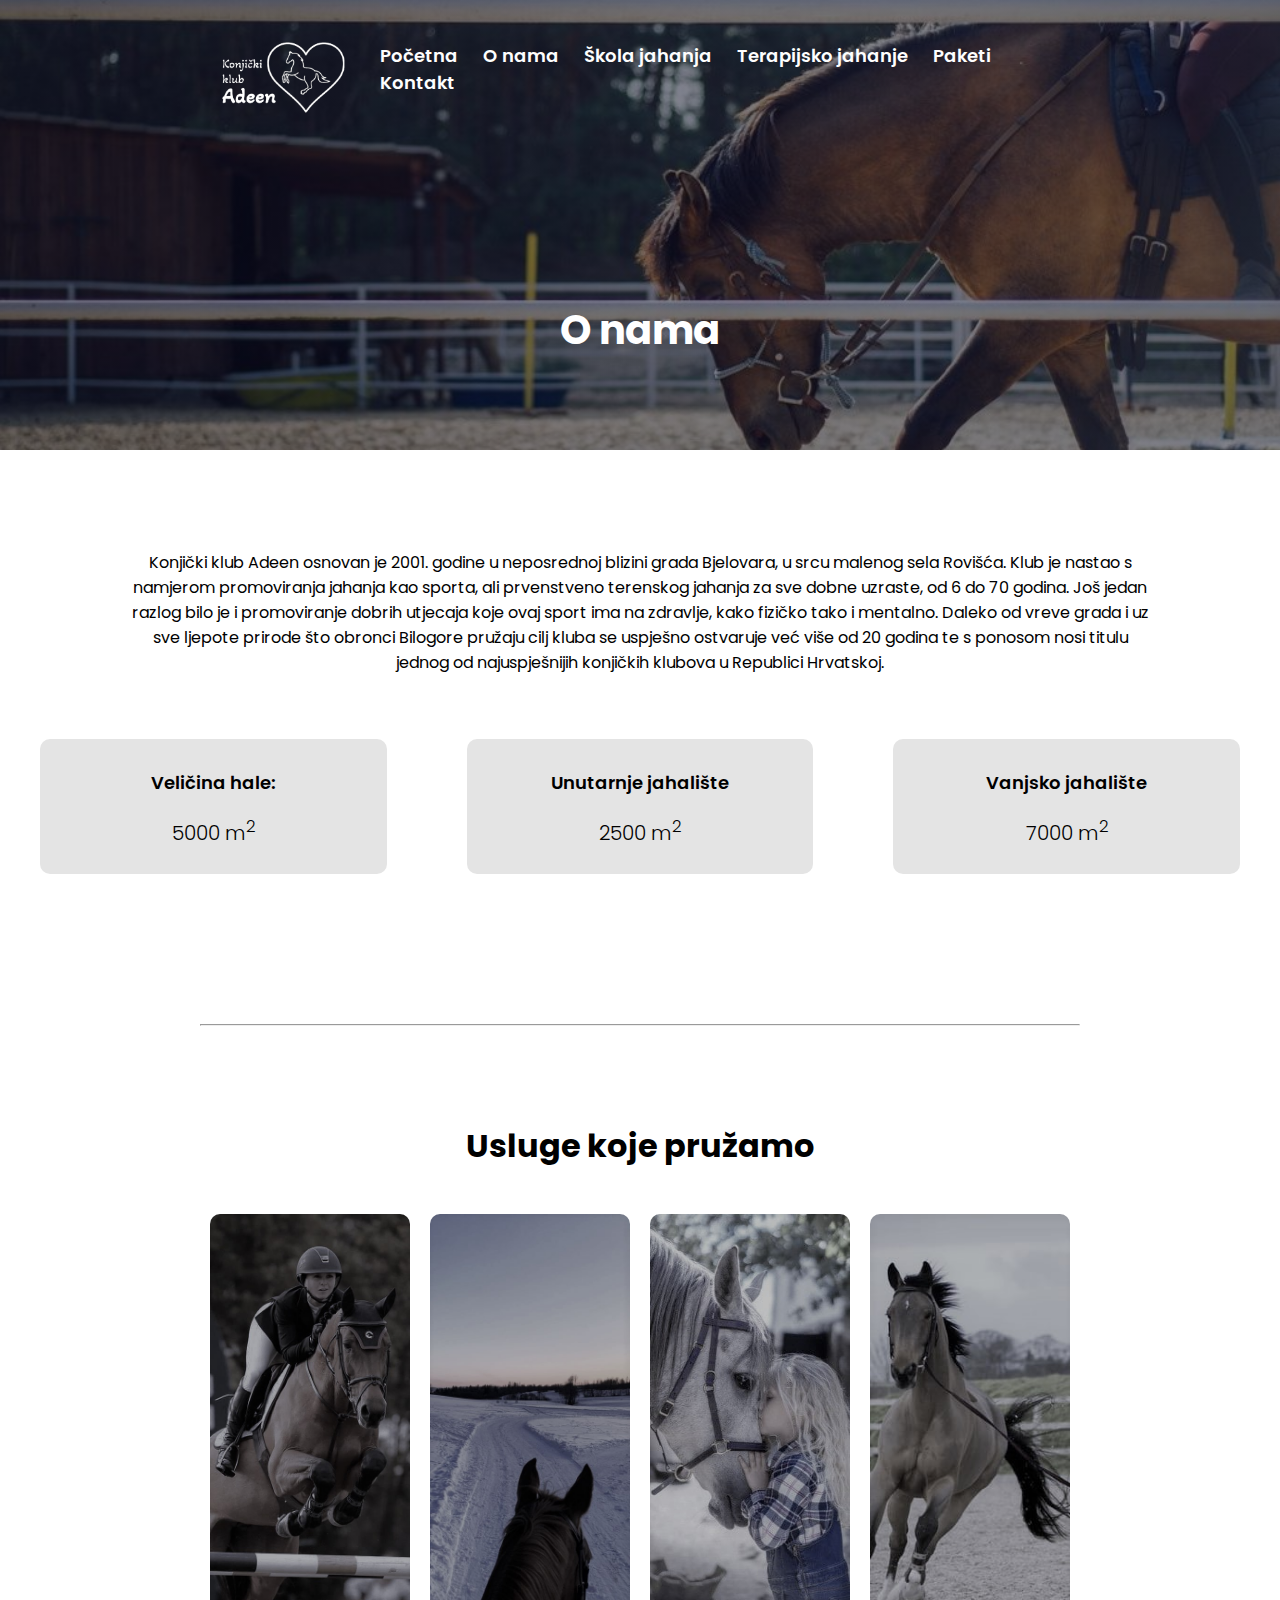
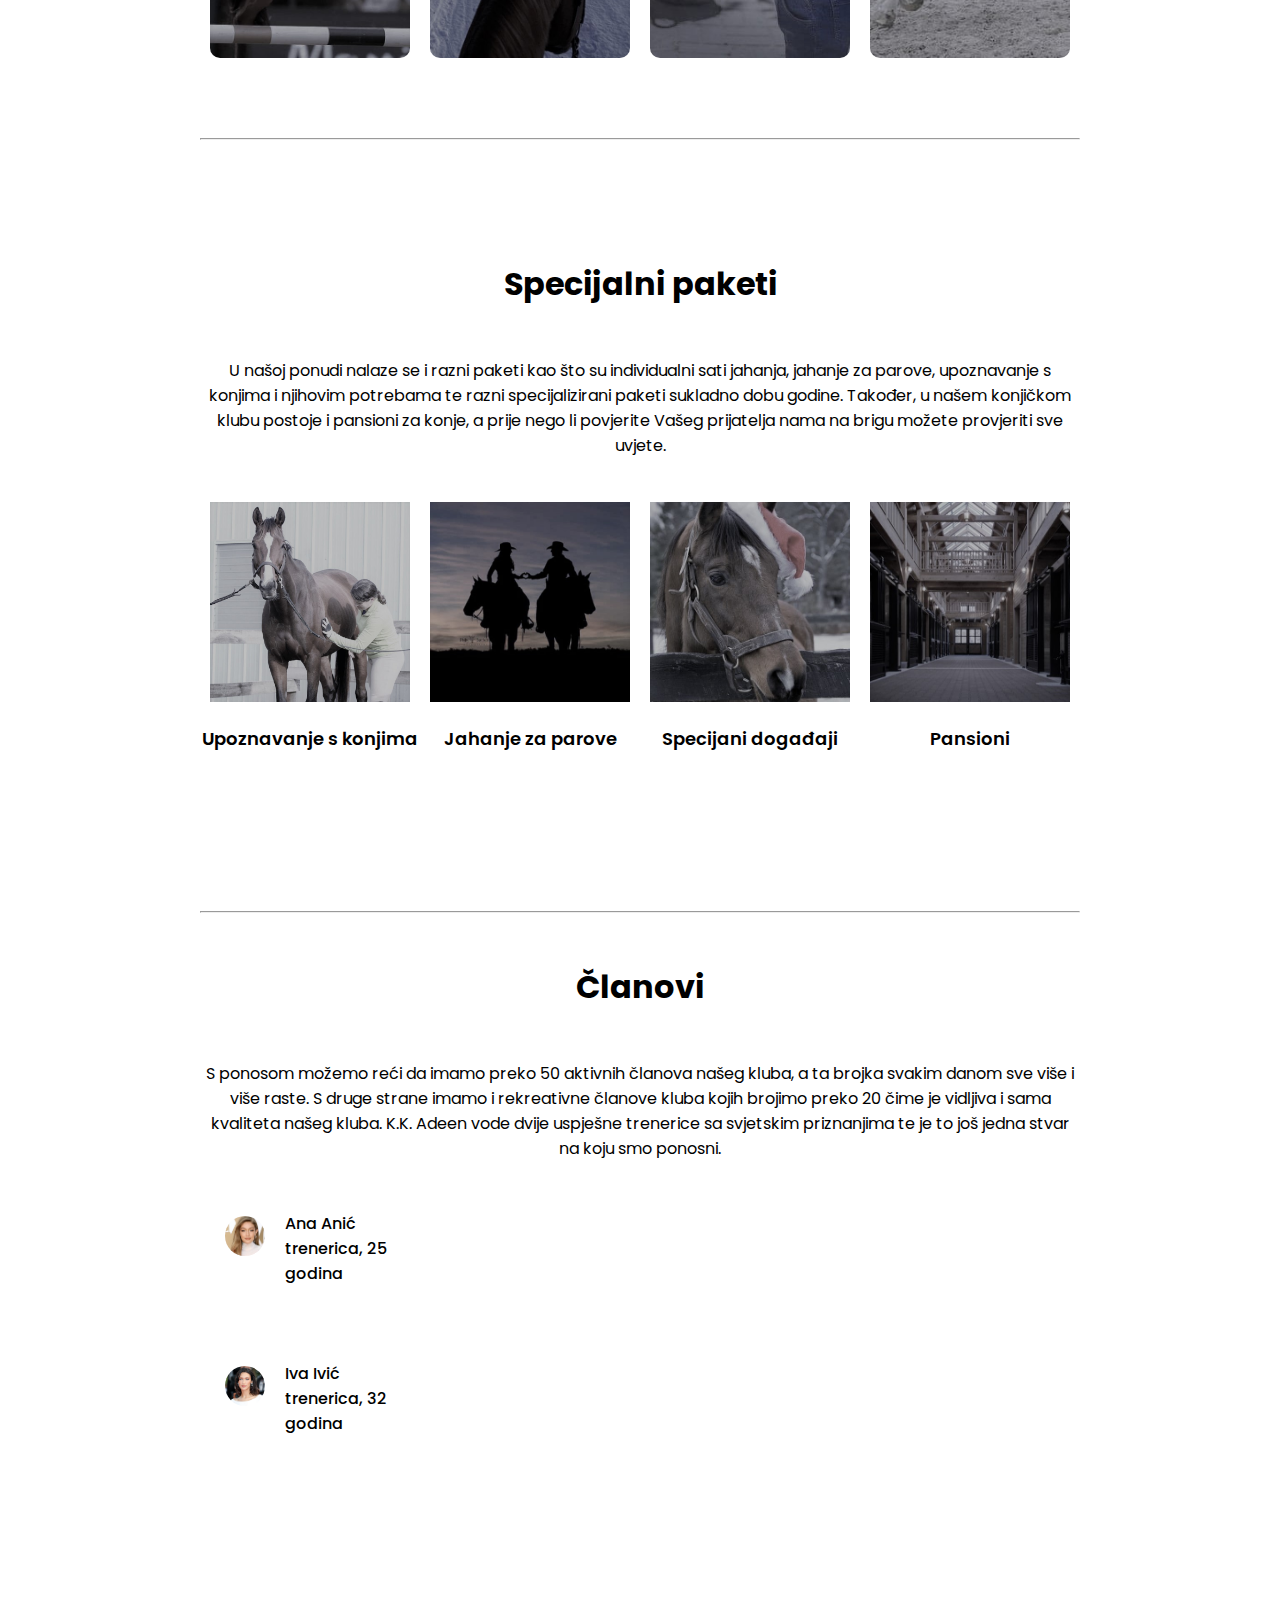
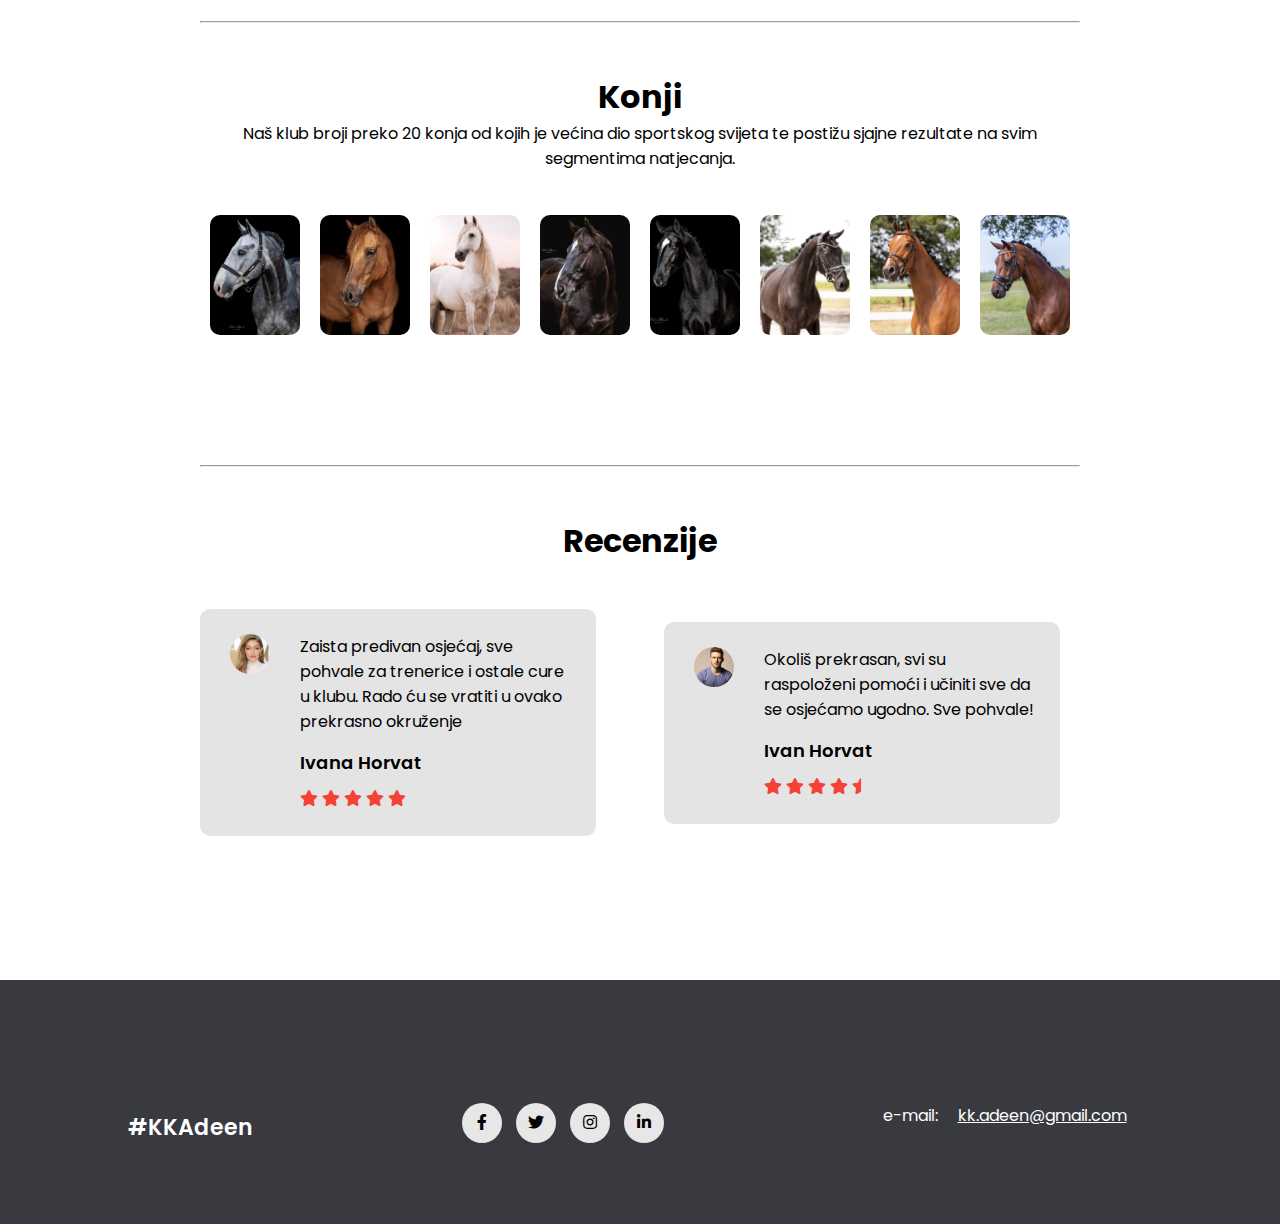
<file: aboutUs.html>
<!DOCTYPE html>
<html>
    <head>
        <title>Konjički klub Adeen</title>
        <meta charset="utf-8">
        <link rel="stylesheet" href="styles/style.css">
        <link rel="stylesheet" href="https://cdnjs.cloudflare.com/ajax/libs/font-awesome/5.14.0/css/all.min.css">
        <link rel="preconnect" href="https://fonts.googleapis.com">
        <link rel="preconnect" href="https://fonts.gstatic.com" crossorigin>
        <link href="https://fonts.googleapis.com/css2?family=Poppins:wght@100;200;300;400;600;700&display=swap" rel="stylesheet">
    </head>

    <body>
        <header class="sub-header">
            
            <section >
                <h1 class="title">O nama</h1>
            </section>
        </header>
        
        <nav >
            <a href="index.html" class="brand"><img src="images/adeen kk.png" class="picture"></a>
            <div class="menu-btn"></div>
            <div class="navigation">
                <div class="navigation-items">
                    <a href="index.html">Početna</a>
                    <a href="aboutUs.html">O nama</a>
                    <a href="skola.html">Škola jahanja</a>
                    <a href="terapijsko.html">Terapijsko jahanje</a>
                    <a href="paketi.html">Paketi</a>
                    <a href="kontakt.html">Kontakt</a>
                </div>
            </div>
       
        </nav>

        <main>
            <div class="intro">
                Konjički klub Adeen osnovan je 2001. godine u neposrednoj blizini grada Bjelovara, u srcu malenog sela Rovišća. 
                Klub je nastao s namjerom promoviranja jahanja kao sporta, ali prvenstveno terenskog jahanja za sve dobne uzraste, od 6 do 70 godina.
                Još jedan razlog bilo je i promoviranje dobrih utjecaja koje ovaj sport ima na zdravlje, kako fizičko tako i mentalno. 
                Daleko od vreve grada i uz sve ljepote prirode što obronci Bilogore pružaju cilj kluba se uspješno ostvaruje već više od 20 godina te s ponosom nosi titulu jednog 
                od najuspješnijih konjičkih klubova u Republici Hrvatskoj. 
            </div>

            
            <div class="row">
                <div class="content-col">
                    <h2>Veličina hale:</h2>
                    <p>5000 m<sup>2</sup></p>
                </div>
    
                <div class="content-col">
                    <h2>Unutarnje jahalište</h2>
                    <p>2500 m<sup>2</sup></p>
                </div>
    
                <div class="content-col">
                    <h2>Vanjsko jahalište</h2>
                    <p>7000 m<sup>2</sup></p>
                </div>
            </div>
      

            <section class="services">
                <hr>
                <h1><br><br>Usluge koje pružamo</h1>
                
                <div class="row">
                    <div class="services-col">
                        <img src="images/skolaa.jpeg">
                        <div class="layer">
                            <h3>ŠKOLA JAHANJA</h3>
                        </div>
                    </div>
        
                    <div class="services-col">
                        <img src="images/terenskoo (1).jpeg">
                        <div class="layer">
                            <h3>TERENSKA JAHANJA</h3>
                        </div>
                    </div>
        
                    <div class="services-col">
                        <img src="images/terapijskoo.jpeg">
                        <div class="layer">
                            <h3>TERAPIJSKO JAHANJE</h3>
                        </div>
                    </div>

                    <div class="services-col">
                        <img src="images/ujahivanje.jpeg">
                        <div class="layer">
                            <h3>UJAHIVANJE KONJA</h3>
                        </div>
                    </div>
                </div>
                <br><br><hr>
            </section>

            <section class="offers">
                <h1>Specijalni paketi</h1>
                <p><br><br>U našoj ponudi nalaze se i razni paketi kao što su 
                    individualni sati jahanja, jahanje za parove, 
                    upoznavanje s konjima i njihovim potrebama te razni 
                    specijalizirani paketi sukladno dobu godine.
                    Također, u našem konjičkom klubu postoje i pansioni za
                    konje, a prije nego li povjerite Vašeg prijatelja nama na brigu
                    možete provjeriti sve uvjete.
                </p>

                <div class="row">
                    <div class="offers-col">
                        <img src="images/grooming.jpeg">
                        <h2>Upoznavanje s konjima</h2>                       
                    </div>
            
                    <div class="offers-col">
                        <img src="images/couple.jpeg">
                        <h2>Jahanje za parove</h2>                       
                    </div>
            
                    <div class="offers-col">
                        <img src="images/event.jpeg">
                        <h2>Specijani događaji</h2>                       
                    </div>

                    <div class="offers-col">
                        <img src="images/stables (1).jpeg">
                        <h2>Pansioni</h2>
                    </div>
                </div>

            </section>

            <section class="members">
                <hr><br><br>
                <h1>Članovi</h1>
                <div>
                    <br><br>S ponosom možemo reći da imamo preko 50 aktivnih članova našeg
                    kluba, a ta brojka svakim danom sve više i više raste.
                    S druge strane imamo i rekreativne članove kluba kojih brojimo preko 20
                    čime je vidljiva i sama kvaliteta našeg kluba. K.K. Adeen vode dvije uspješne 
                    trenerice sa svjetskim priznanjima te je to još jedna stvar na koju smo ponosni.
                </div>

                <div class="trainer1">
                    <img src="images/women.jpg">
                    <p>Ana Anić <br> trenerica, 25 godina</p>
                </div>

                <div class="trainer1">
                    <img src="images/women2.jpg">
                    <p>Iva Ivić <br> trenerica, 32 godina</p>
                </div>
            </section>

<!-----horses----->
            <section class="horses">
                <hr><br><br>
                <h1>Konji</h1>
                <p>
                    Naš klub broji preko 20 konja od kojih je većina dio
                    sportskog svijeta te postižu sjajne rezultate na svim 
                    segmentima natjecanja.
                </p>

                <div class="row">
                    <div class="horses-col">
                        <img src="images/konj1.jpeg">
                        <div class="layer">
                            <p>PIA ENWARA<br>13 godina</p>
                        </div>
                    </div>
                    <div class="horses-col">
                        <img src="images/konj2.jpeg">
                        <div class="layer">
                            <p>REGI<br>10 godina</p>
                        </div>
                    </div>
                    <div class="horses-col">
                        <img src="images/konj3.jpeg">
                        <div class="layer">
                            <p>POLI<br>8 godina</p>
                        </div>
                    </div>
                    <div class="horses-col">
                        <img src="images/konj4.jpeg">
                        <div class="layer">
                            <p>ADARA<br>5 godina</p>
                        </div>
                    </div>

                    <div class="horses-col">
                        <img src="images/konj5.jpeg">
                        <div class="layer">
                            <p>ARES<br>15 godina</p>
                        </div>
                    </div>
                    <div class="horses-col">
                        <img src="images/konj6.jpeg">
                        <div class="layer">
                            <p>DADO<br>18 godina</p>
                        </div>
                    </div>
                    <div class="horses-col">
                        <img src="images/konj7.jpeg">
                        <div class="layer">
                            <p>ABBAS<br>10 godina</p>
                        </div>
                    </div>
                    <div class="horses-col">
                        <img src="images/konj8.jpeg">
                        <div class="layer">
                            <p>VEZIR<br>4 godine</p>
                        </div>
                    </div>
                </div>
                
            </section>


            <section class="testimonials">
                <hr><br><br>
                <h1>Recenzije</h1>

                <div class="row">
                    <div class="testimonial-col">
                        <img src="images/women.jpg">
                        <div>
                            <p>Zaista predivan osjećaj, sve pohvale za trenerice i ostale cure u klubu.
                            Rado ću se vratiti u ovako prekrasno okruženje
                        </p>
                        
                        <h2>Ivana Horvat</h2>
                        <i class="fa fa-star"></i>
                        <i class="fa fa-star"></i>
                        <i class="fa fa-star"></i>
                        <i class="fa fa-star"></i>
                        <i class="fa fa-star"></i>
                        </div>
                    </div>
            
                    <div class="testimonial-col">
                        <img src="images/male.jpg">
                        <div>
                            <p>Okoliš prekrasan, svi su 
                                raspoloženi pomoći i učiniti 
                                sve da se osjećamo ugodno. 
                                Sve pohvale!
                            </p>
                        
                        <h2>Ivan Horvat</h2>
                        <i class="fa fa-star"></i>
                        <i class="fa fa-star"></i>
                        <i class="fa fa-star"></i>
                        <i class="fa fa-star"></i>
                        <i class="fa fa-star-half"></i>
                        </div>
                    </div>       
                </div>
            </section>

            

        </main>
        



        <footer>
            <div class="container">
                <div class="row">
                    
                        <h2>#KKAdeen</h2>
                        <div class="social-links">
                            <a href="#"><i class="fab fa-facebook-f"></i></a>
                            <a href="#"><i class="fab fa-twitter"></i></a>
                            <a href="#"><i class="fab fa-instagram"></i></a>
                            <a href="#"><i class="fab fa-linkedin-in"></i></a>
                        </div>

                        <div class="social-links2">
                            <p>e-mail: <a href="#">kk.adeen@gmail.com</a></p>
                        </div>
                            
                </div>
            </div>
        </footer>
    </body>

</html>
</file>
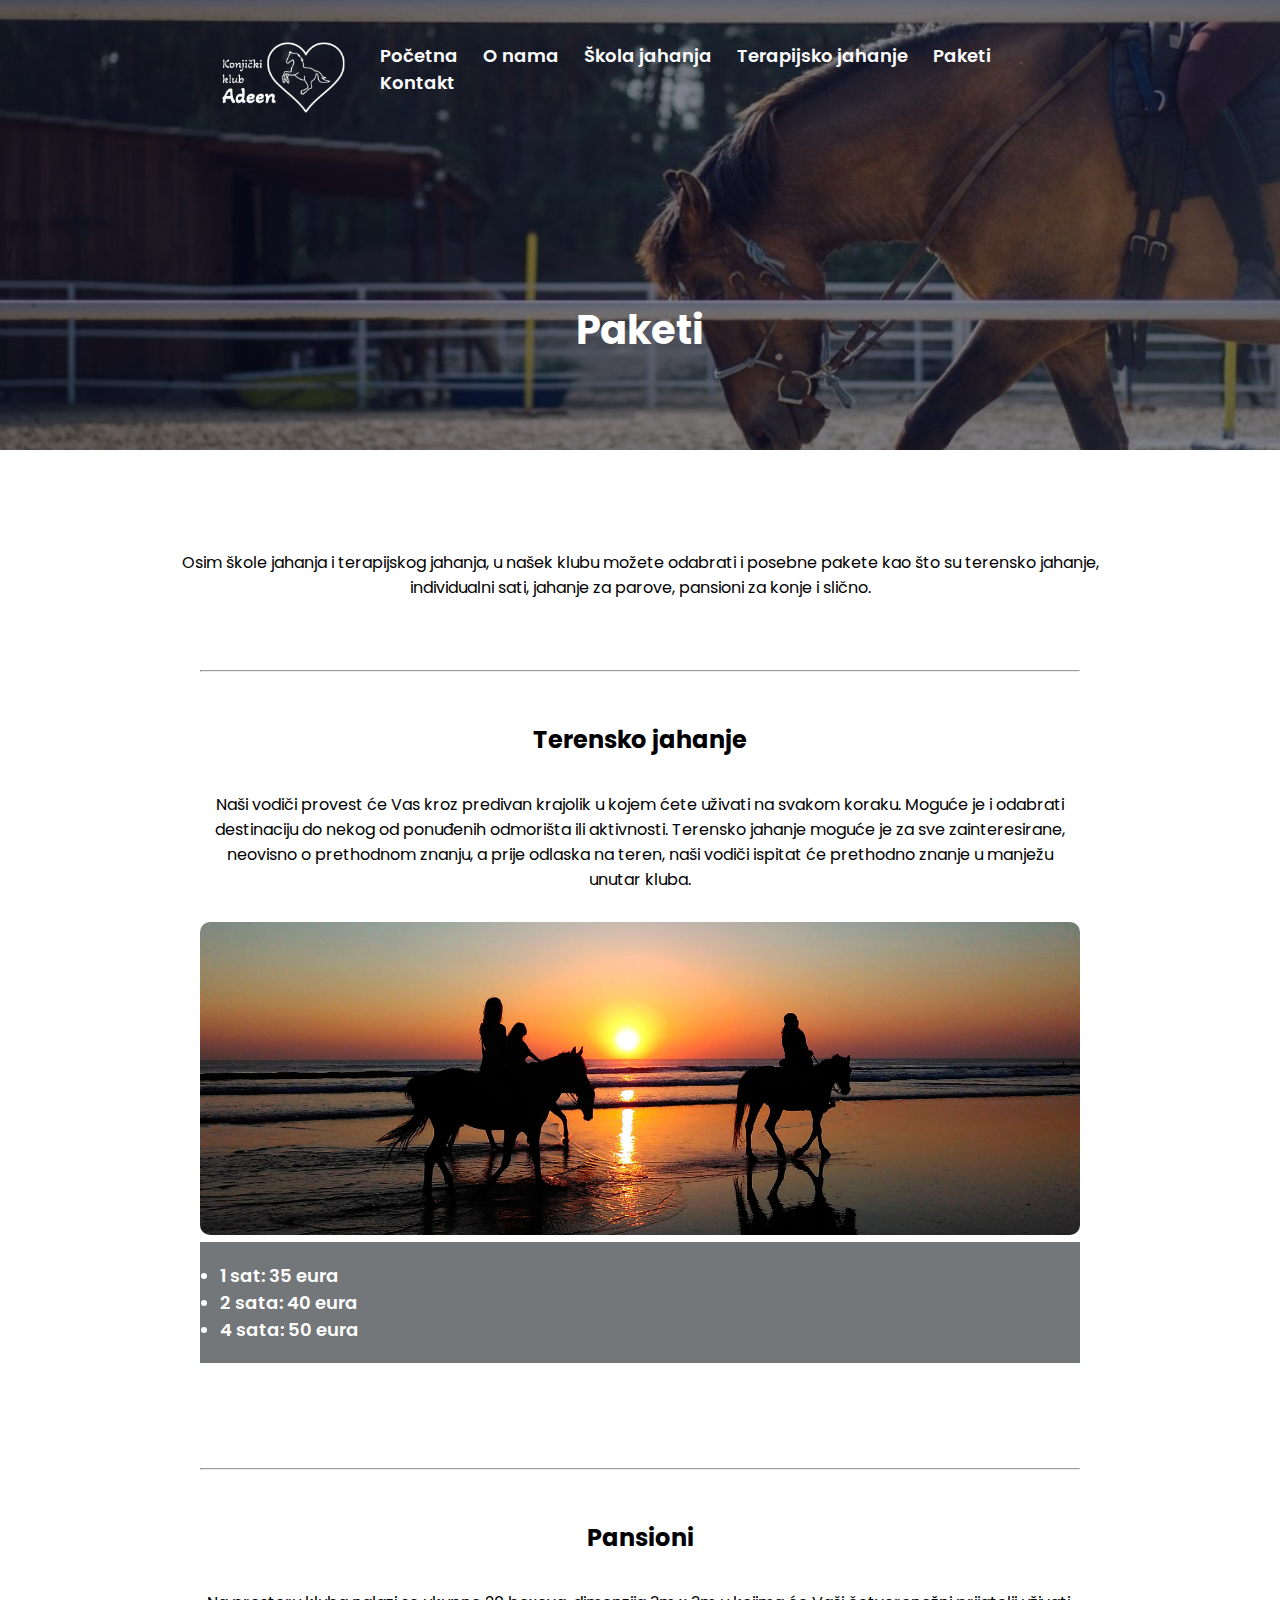
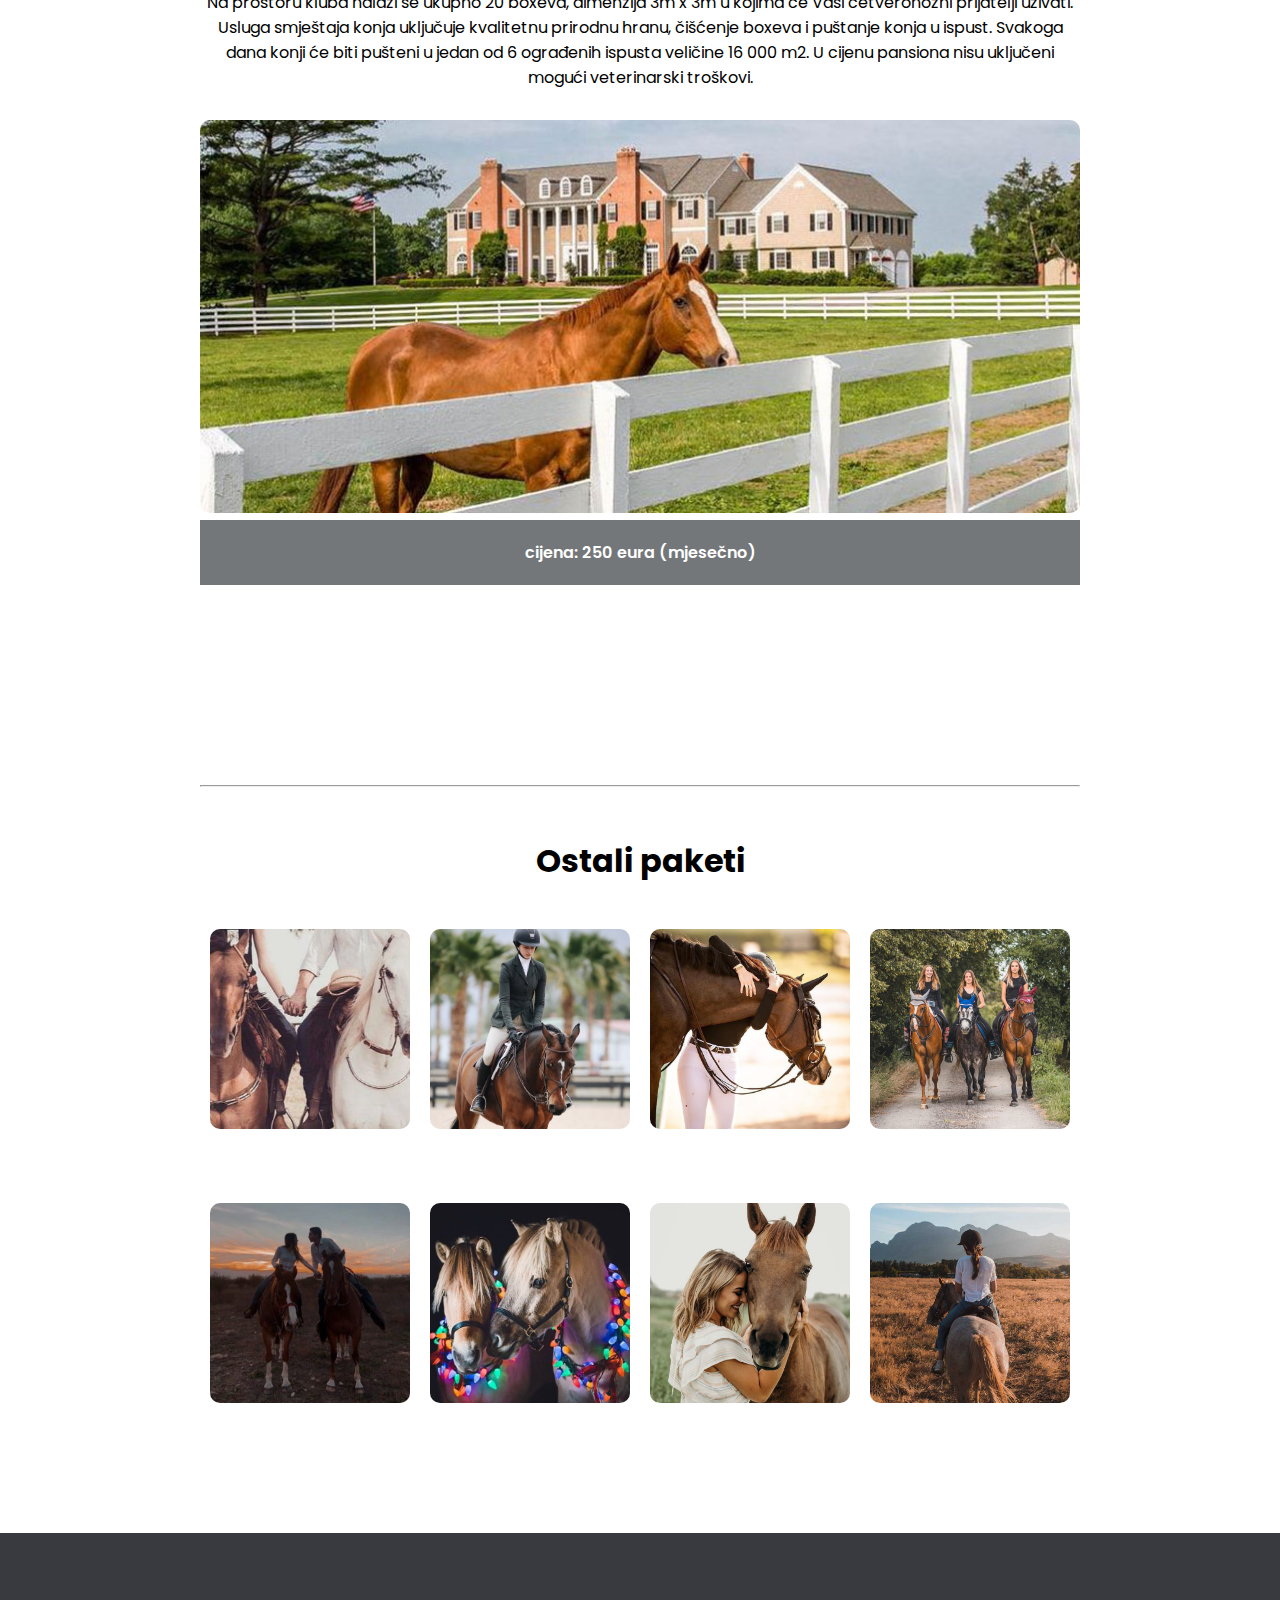
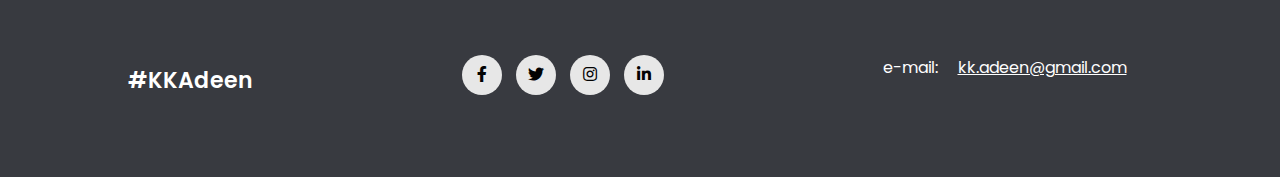
<file: paketi.html>
<!DOCTYPE html>
<html lang="en" dir="ltr">
    <head>
        <title>Konjički klub Adeen</title>
        <meta charset="utf-8">
        <link rel="stylesheet" href="styles/style.css">
        <link rel="stylesheet" href="https://cdnjs.cloudflare.com/ajax/libs/font-awesome/5.14.0/css/all.min.css">
        <link rel="preconnect" href="https://fonts.googleapis.com">
        <link rel="preconnect" href="https://fonts.gstatic.com" crossorigin>
        <link href="https://fonts.googleapis.com/css2?family=Poppins:wght@100;200;300;400;600;700;800;900&display=swap" rel="stylesheet">
    </head>

    <body>
        <header class="sub-header">
            
            <section >
                <h1 class="title">Paketi</h1>
            </section>
        </header>

        <nav>
            <a href="index.html" class="brand"><img src="images/adeen kk.png " class="picture"></a>
        <div class="menu-btn"></div>
        <div class="navigation">
            <div class="navigation-items">
                <a href="index.html">Početna</a>
                <a href="aboutUs.html">O nama</a>
                <a href="skola.html">Škola jahanja</a>
                <a href="terapijsko.html">Terapijsko jahanje</a>
                <a href="paketi.html">Paketi</a>
                <a href="kontakt.html">Kontakt</a>
            </div>
        </div>
    </nav>

    <main>
        <div class="packages-intro">
            Osim škole jahanja i terapijskog jahanja, u našek klubu možete 
            odabrati i posebne pakete kao što su terensko jahanje, 
            individualni sati, jahanje za parove, pansioni za konje i slično.
        </div>

        <section class="terensko">
            <hr><br><br>
            <h2>Terensko jahanje<br><br></h2>
            <p>Naši vodiči provest će Vas kroz predivan krajolik u kojem 
                ćete uživati na svakom koraku. Moguće je i odabrati 
                destinaciju do nekog od ponuđenih odmorišta ili aktivnosti.
                Terensko jahanje moguće je za sve zainteresirane, neovisno
                o prethodnom znanju, a prije odlaska na teren, naši vodiči
                ispitat će prethodno znanje u manježu unutar kluba.
            </p>
            
            <img src="images/ridingg.jpg">
            <ul>     
                <li>1 sat: 35 eura</li>     
                <li>2 sata: 40 eura</li>     
                <li>4 sata: 50 eura</li> 
            </ul>

        </section>

        <section class="pansion">
            <hr><br><br>
            <h2>Pansioni<br><br></h2>

            <p>
                Na prostoru kluba nalazi se ukupno 20 boxeva, dimenzija 
                3m x 3m u kojima će Vaši četveronožni prijatelji uživati. 
                Usluga smještaja konja uključuje kvalitetnu prirodnu hranu,
                 čišćenje boxeva i puštanje konja u ispust.
                Svakoga dana konji će biti pušteni u jedan od 6 ograđenih 
                ispusta veličine 16 000 m2. U cijenu pansiona nisu
                uključeni mogući veterinarski troškovi.
            </p>

            <img src="images/pansion-slika.jpg">
            <p class="parag-p">cijena: 250 eura (mjesečno)</p>

        </section>

        <section class="others">
            <hr><br><br>
            <h1>Ostali paketi</h1>

            <div class="row">
                <div class="horses-col">
                    <img src="images/par.jpeg">
                    <div class="layer">
                        <p>Najam konja za vjenčanje<br><br>100 eura</p>
                    </div>
                </div>
                <div class="horses-col">
                    <img src="images/dodatni-sat.jpeg">
                    <div class="layer">
                        <p>Individualan sat<br><br>25 eura</p>
                    </div>
                </div>
                <div class="horses-col">
                    <img src="images/briga.jpeg">
                    <div class="layer">
                        <p>Upoznavanje s konjima<br><br>10 eura(sat)</p>
                    </div>
                </div>
                <div class="horses-col">
                    <img src="images/grupa.jpeg">
                    <div class="layer">
                        <p>Grupna terenska jahanja<br><br>40 eura(sat)</p>
                    </div>
                </div>

            </div>

            <div class="row">
                <div class="horses-col">
                    <img src="images/par2.jpeg">
                    <div class="layer">
                        <p>Jahanje za parove<br><br>30 eura(sat)</p>
                    </div>
                </div>
                <div class="horses-col">
                    <img src="images/prigode.jpeg">
                    <div class="layer">
                        <p>Specijane radionice<br><br>30 eura</p>
                    </div>
                </div>
                <div class="horses-col">
                    <img src="images/fotografiranje.jpeg">
                    <div class="layer">
                        <p>Profesionalno fotografiranje s konjem<br><br>50 eura</p>
                    </div>
                </div>
                <div class="horses-col">
                    <img src="images/rekreativno.jpeg">
                    <div class="layer">
                        <p>Rekreativno jahanje<br><br>60 eura(mjesečno)</p>
                    </div>
                </div>
            </div>
        </section>

    </main>
        
    
    
        <footer>
            <div class="container">
                <div class="row">
                    
                        <h2>#KKAdeen</h2>
                        <div class="social-links">
                            <a href="#"><i class="fab fa-facebook-f"></i></a>
                            <a href="#"><i class="fab fa-twitter"></i></a>
                            <a href="#"><i class="fab fa-instagram"></i></a>
                            <a href="#"><i class="fab fa-linkedin-in"></i></a>
                        </div>

                        <div class="social-links2">
                            <p>e-mail: <a href="#">kk.adeen@gmail.com</a></p>
                        </div>
                            
                </div>
            </div>
        </footer>

        

    </body>
</html>
</file>
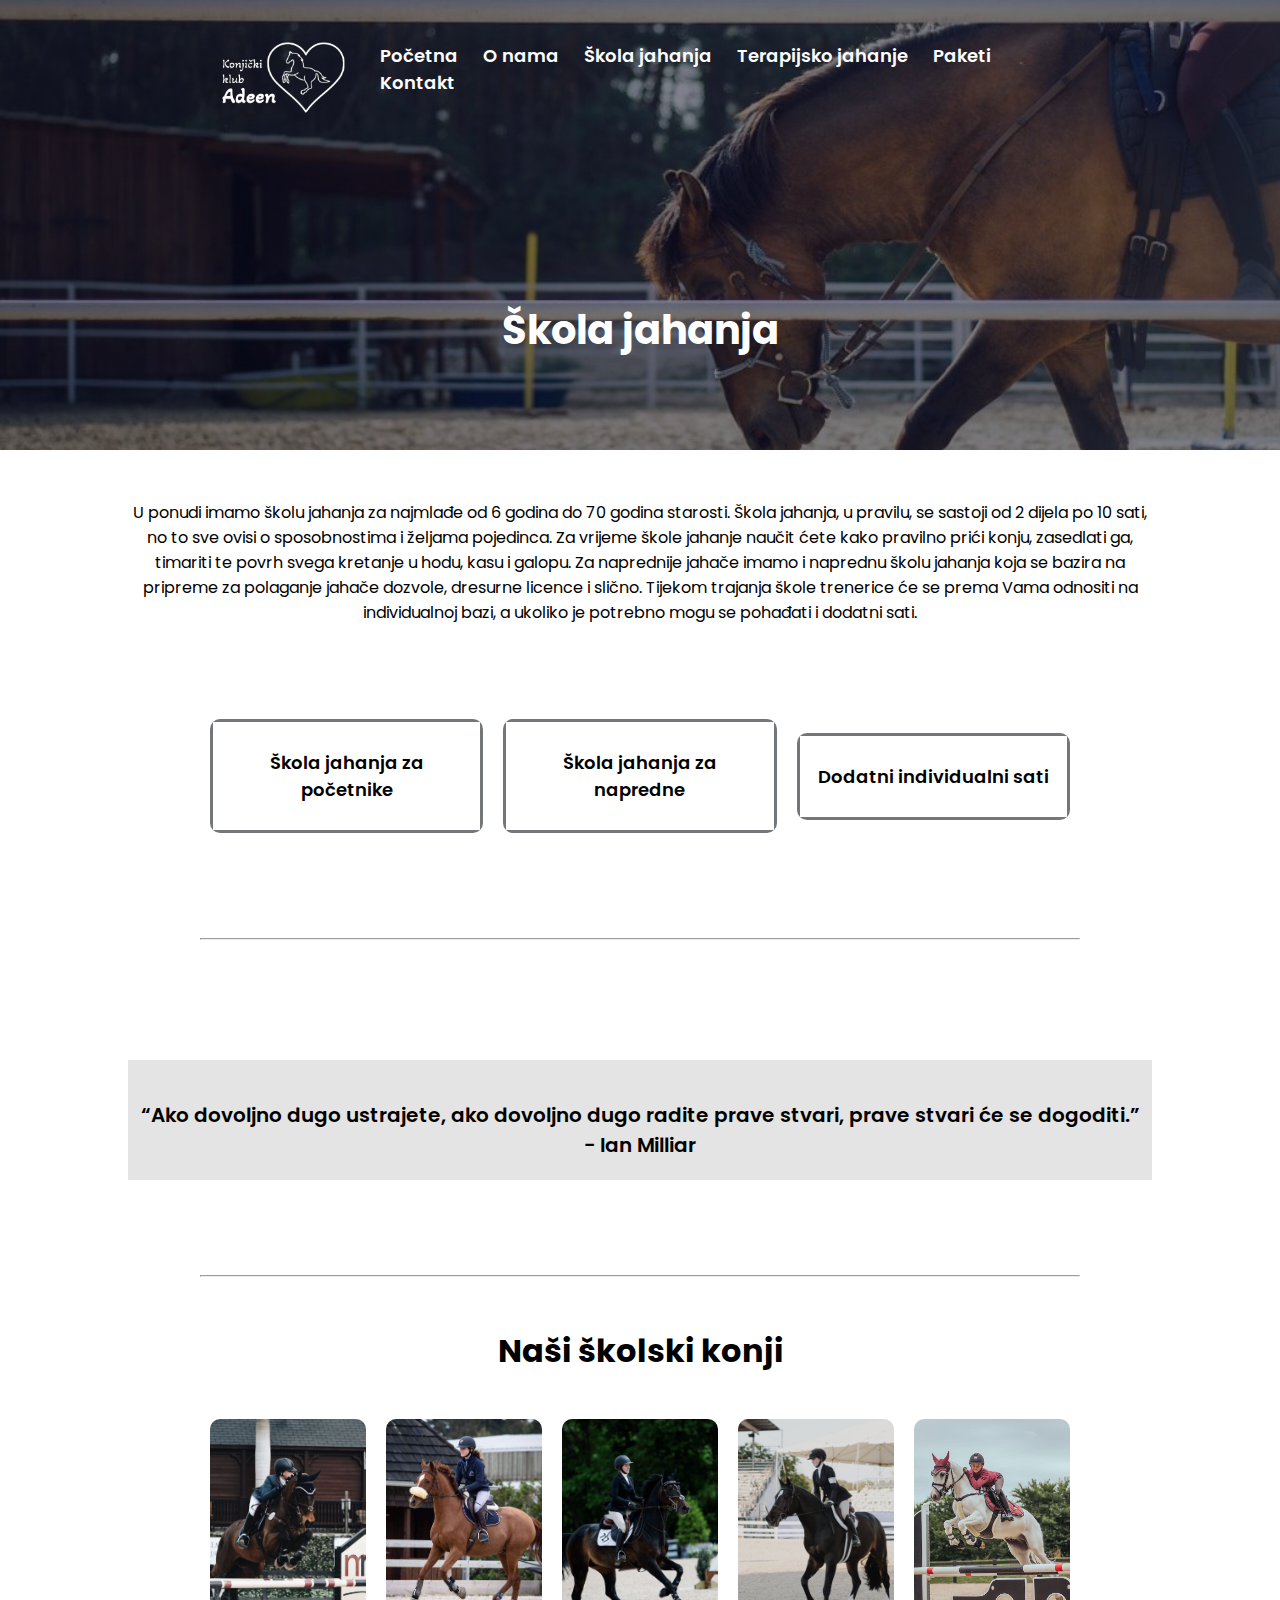
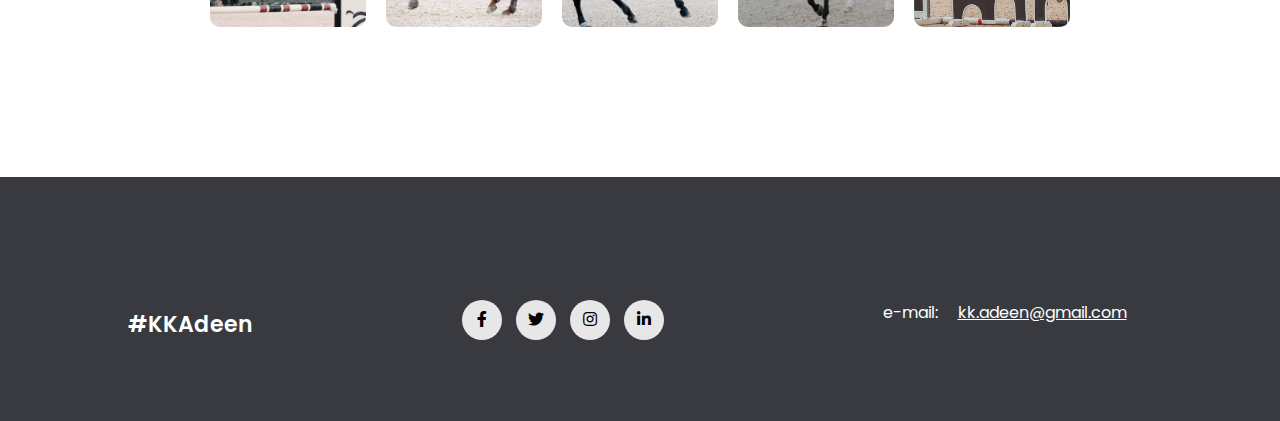
<file: skola.html>
<!DOCTYPE html>
<html lang="en" dir="ltr">
    <head>
        <title>Konjički klub Adeen</title>
        <meta charset="utf-8">
        <link rel="stylesheet" href="styles/style.css">
        <link rel="stylesheet" href="https://cdnjs.cloudflare.com/ajax/libs/font-awesome/5.14.0/css/all.min.css">
        <link rel="preconnect" href="https://fonts.googleapis.com">
        <link rel="preconnect" href="https://fonts.gstatic.com" crossorigin>
        <link href="https://fonts.googleapis.com/css2?family=Poppins:wght@100;200;300;400;600;700;800;900&display=swap" rel="stylesheet">
    </head>

    <body>
        <header class="sub-header">
            
            <section >
                <h1 class="title">Škola jahanja</h1>
            </section>
        </header>

        <nav>
            <a href="index.html" class="brand"><img src="images/adeen kk.png " class="picture"></a>
        <div class="menu-btn"></div>
        <div class="navigation">
            <div class="navigation-items">
                <a href="index.html">Početna</a>
                <a href="aboutUs.html">O nama</a>
                <a href="skola.html">Škola jahanja</a>
                <a href="terapijsko.html">Terapijsko jahanje</a>
                <a href="paketi.html">Paketi</a>
                <a href="kontakt.html">Kontakt</a>
            </div>
        </div>
    </nav>
        
    
        <div class="school-intro">
            U ponudi imamo školu jahanja za najmlađe od 6 godina do 70 
            godina starosti. Škola jahanja, u pravilu, se sastoji od 2 
            dijela po 10 sati, no to sve ovisi o sposobnostima i željama 
            pojedinca.
            Za vrijeme škole jahanje naučit ćete kako pravilno prići konju,
             zasedlati ga, timariti te povrh svega kretanje u hodu, kasu i 
             galopu.
            Za naprednije jahače imamo i naprednu školu jahanja koja se 
            bazira na pripreme za polaganje jahače dozvole, dresurne licence
             i slično.
            Tijekom trajanja škole trenerice će se prema Vama odnositi na 
            individualnoj bazi, a ukoliko je potrebno mogu se pohađati i 
            dodatni sati.
        </div>

        
            
        <section class="school">
            <div class="row">
                <div class="school-col">
                    <h2>Škola jahanja za početnike</h2>
                    <div class="layer">
                        <p>150 eura</p>
                    </div>
                </div>
    
                <div class="school-col">
                    <h2>Škola jahanja za napredne</h2>
                    <div class="layer">
                        <p>150 eura</p>
                    </div>
                </div>
    
                <div class="school-col">
                    <h2>Dodatni individualni sati</h2>
                    <div class="layer">
                        <p>25 eura</p>
                    </div>
                </div>
            </div>
            <br><br><br><hr>
        </section>

        
        <div class="clause">
                “Ako dovoljno dugo ustrajete, ako dovoljno dugo radite prave stvari, prave stvari će se dogoditi.”  
                <br>- Ian Milliar
        </div>
        
        <section class="school">
            <br><hr><br><br>    
            <h1>Naši školski konji</h1>

            <div class="row">
                <div class="horses-col">
                    <img src="images/s-horse1.jpeg">
                    <div class="layer">
                        <p>PIOGGIA</p>
                    </div>
                </div>
                <div class="horses-col">
                    <img src="images/s-horse2.jpeg">
                    <div class="layer">
                        <p>ASI</p>
                    </div>
                </div>
                <div class="horses-col">
                    <img src="images/s-horse3.jpeg">
                    <div class="layer">
                        <p>FEIKE</p>
                    </div>
                </div>
                <div class="horses-col">
                    <img src="images/s-horse4.jpeg">
                    <div class="layer">
                        <p>RUMBA</p>
                    </div>
                </div>

                <div class="horses-col">
                    <img src="images/s-horse5.jpeg">
                    <div class="layer">
                        <p>VIHOR</p>
                    </div>
                </div>
                </div>
        </section>
        
        <footer>
            <div class="container">
                <div class="row">
                    
                        <h2>#KKAdeen</h2>
                        <div class="social-links">
                            <a href="#"><i class="fab fa-facebook-f"></i></a>
                            <a href="#"><i class="fab fa-twitter"></i></a>
                            <a href="#"><i class="fab fa-instagram"></i></a>
                            <a href="#"><i class="fab fa-linkedin-in"></i></a>
                        </div>

                        <div class="social-links2">
                            <p>e-mail: <a href="#">kk.adeen@gmail.com</a></p>
                        </div>
                            
                </div>
            </div>
        </footer>

        

    </body>
</html>
</file>
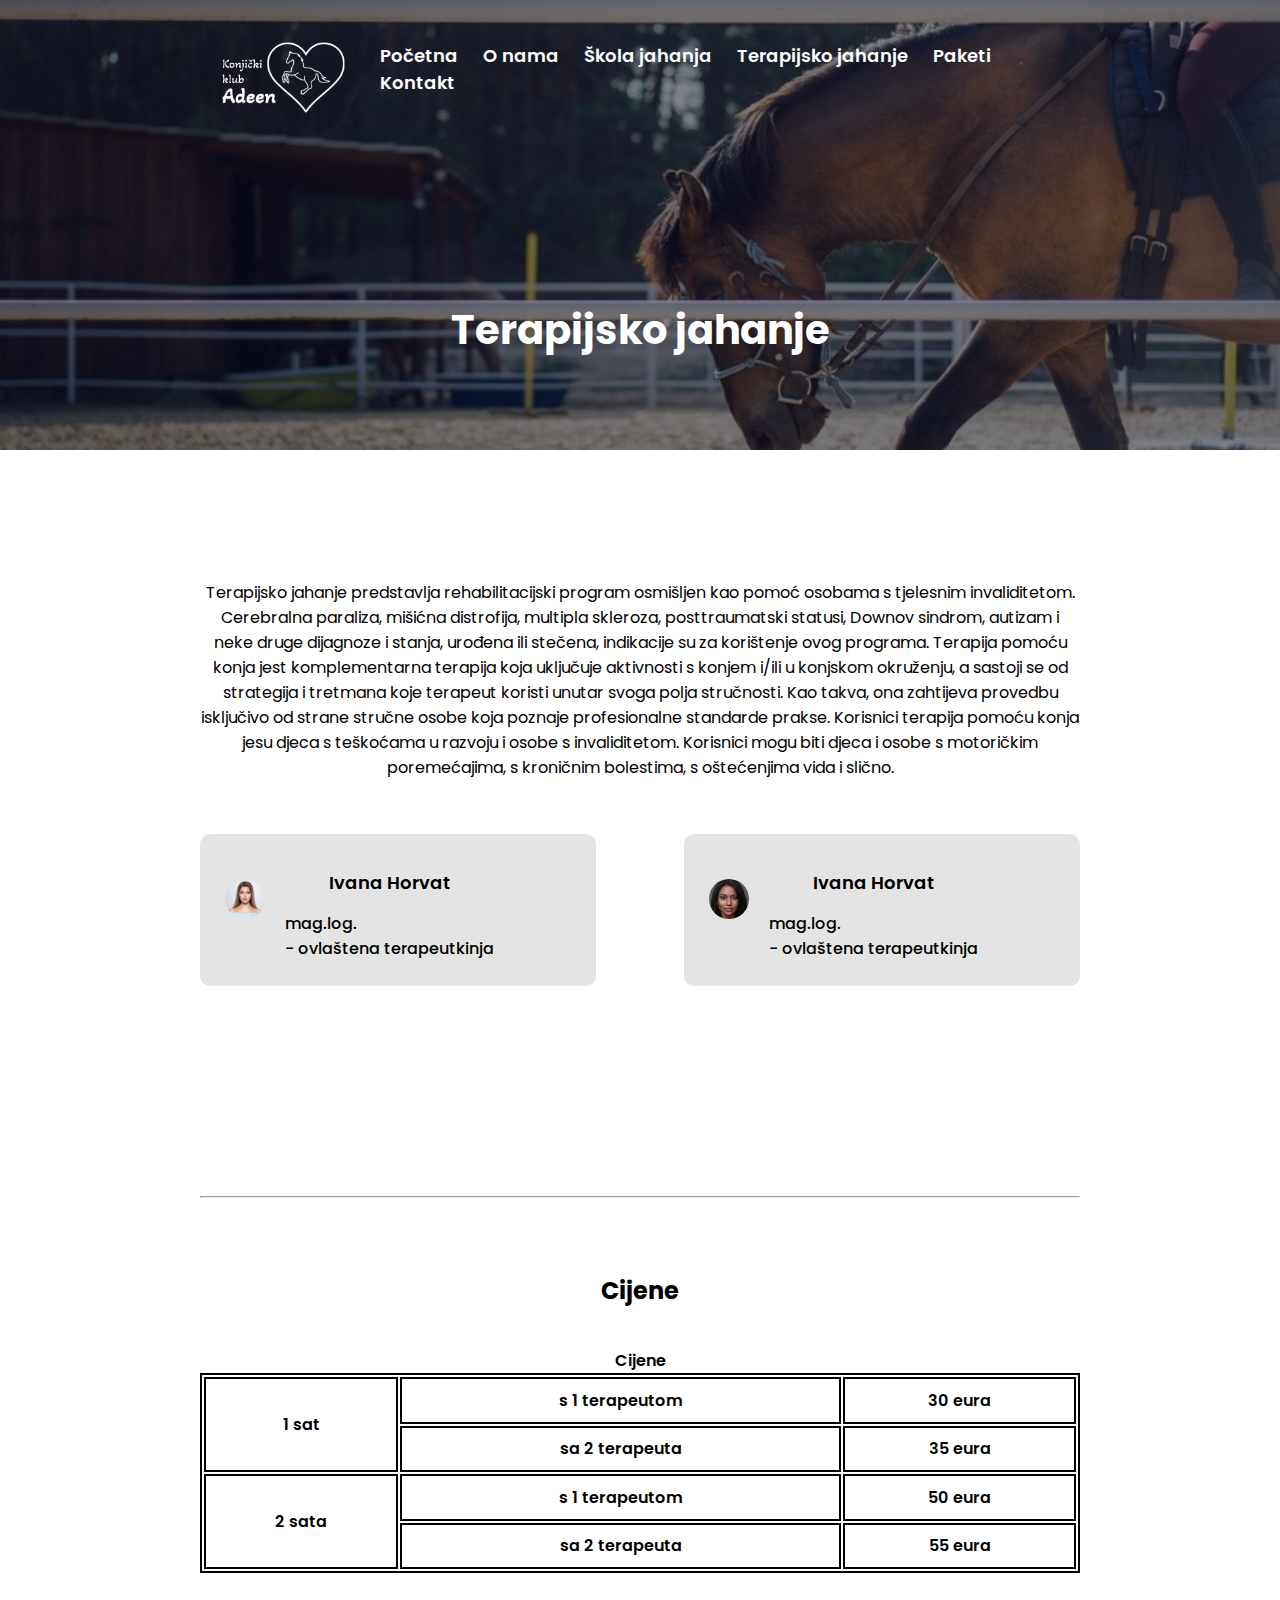
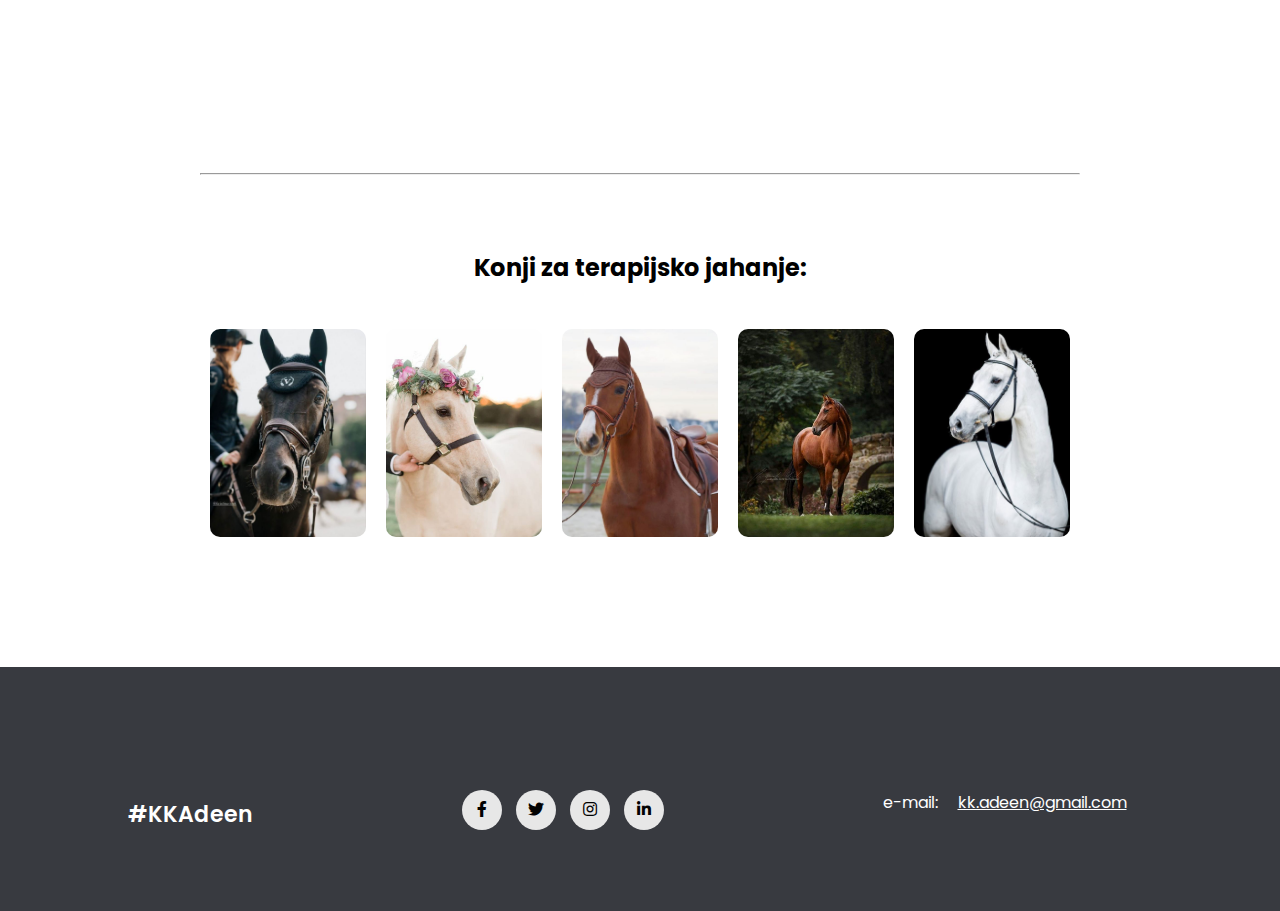
<file: terapijsko.html>
<!DOCTYPE html>
<html lang="en" dir="ltr">
    <head>
        <title>Konjički klub Adeen</title>
        <meta charset="utf-8">
        <link rel="stylesheet" href="styles/style.css">
        <link rel="stylesheet" href="https://cdnjs.cloudflare.com/ajax/libs/font-awesome/5.14.0/css/all.min.css">
        <link rel="preconnect" href="https://fonts.googleapis.com">
        <link rel="preconnect" href="https://fonts.gstatic.com" crossorigin>
        <link href="https://fonts.googleapis.com/css2?family=Poppins:wght@100;200;300;400;600;700;800;900&display=swap" rel="stylesheet">
    </head>

    <body>
        <header class="sub-header">
            
            <section >
                <h1 class="title">Terapijsko jahanje</h1>
            </section>
        </header>

        <nav>
            <a href="index.html" class="brand"><img src="images/adeen kk.png " class="picture"></a>
        <div class="menu-btn"></div>
        <div class="navigation">
            <div class="navigation-items">
                <a href="index.html">Početna</a>
                <a href="aboutUs.html">O nama</a>
                <a href="skola.html">Škola jahanja</a>
                <a href="terapijsko.html">Terapijsko jahanje</a>
                <a href="paketi.html">Paketi</a>
                <a href="kontakt.html">Kontakt</a>
            </div>
        </div>
    </nav>
    
    <section class="terapeutic">
    <div class="terapeutic-intro">
        Terapijsko jahanje predstavlja rehabilitacijski program osmišljen 
        kao pomoć osobama s tjelesnim invaliditetom. Cerebralna paraliza, 
        mišićna distrofija, multipla skleroza, posttraumatski statusi, 
        Downov sindrom, autizam i neke druge dijagnoze i stanja, urođena 
        ili stečena, indikacije su za korištenje ovog programa.
        Terapija pomoću konja jest komplementarna terapija koja uključuje 
        aktivnosti s konjem i/ili u konjskom okruženju, a sastoji se od 
        strategija i tretmana koje terapeut koristi unutar svoga polja 
        stručnosti. Kao takva, ona zahtijeva provedbu isključivo od strane 
        stručne osobe koja poznaje profesionalne standarde prakse. 
        Korisnici terapija pomoću konja jesu djeca s teškoćama u razvoju i 
        osobe s invaliditetom. Korisnici mogu biti djeca i osobe s 
        motoričkim poremećajima, s kroničnim bolestima, s oštećenjima vida 
        i slično.

    </div>

    <div class="row">
        <div class="trainer1">
            <img src="images/face1.jpg">
            <div>
                <h2>Ivana Horvat</h2>
                <p>mag.log.<br>- ovlaštena terapeutkinja</p>
            </div>
        </div>
    
        <div class="trainer1">
            <img src="images/face2.jpg">
            <div>
                <h2>Ivana Horvat</h2>
                <p>mag.log.<br>- ovlaštena terapeutkinja</p>
            </div>
        </div>  
        </div>
    

    </section>
    
    <section class="terapeutic-price">
        <hr><br><br><br>
        <h2>Cijene</h2>
        <table class="price-table">
            <caption>Cijene</caption>
            <tbody>
                <tr>
                    <td rowspan="2">1 sat</td>
                    <td>s 1 terapeutom</td>
                    <td>30 eura</td>
                </tr>
                <tr>
                    <td>sa 2 terapeuta</td>
                    <td>35 eura</td>
                </tr>
                <tr>
                    <td rowspan="2">2 sata</td>
                    <td>s 1 terapeutom</td>
                    <td>50 eura</td>
                </tr>
                <tr>
                    <td>sa 2 terapeuta</td>
                    <td>55 eura</td>
                </tr>
            </tbody>
        </table>
    </section>
    
    <section class="terapeutic-horses">
        <hr><br><br><br>
        <h2>Konji za terapijsko jahanje:</h2>

        <div class="row">
            <div class="horses-col">
                <img src="images/t-konj1.jpeg">
                <div class="layer">
                    <p>MILA</p>
                </div>
            </div>
            <div class="horses-col">
                <img src="images/t-konj2.jpeg">
                <div class="layer">
                    <p>ASJA</p>
                </div>
            </div>
            <div class="horses-col">
                <img src="images/t-konj3.jpeg">
                <div class="layer">
                    <p>GROM</p>
                </div>
            </div>
            <div class="horses-col">
                <img src="images/t-konj4.jpeg">
                <div class="layer">
                    <p>STELLA</p>
                </div>
            </div>

            <div class="horses-col">
                <img src="images/t-konj5.jpeg">
                <div class="layer">
                    <p>CEZAR</p>
                </div>
            </div>

    </section>
       
    <footer>
        <div class="container">
            <div class="row">
                    
                    <h2>#KKAdeen</h2>
                    <div class="social-links">
                        <a href="#"><i class="fab fa-facebook-f"></i></a>
                        <a href="#"><i class="fab fa-twitter"></i></a>
                        <a href="#"><i class="fab fa-instagram"></i></a>
                        <a href="#"><i class="fab fa-linkedin-in"></i></a>
                    </div>

                    <div class="social-links2">
                        <p>e-mail: <a href="#">kk.adeen@gmail.com</a></p>
                    </div>
                            
            </div>
        </div>
    </footer>

    </body>
</html>
</file>
<file: styles/style.css>
*{
    margin:0;
    padding: 0;
    box-sizing: border-box;
    font-family: 'Poppins', sans-serif;
}

@import url('https://fonts.googleapis.com/css2?family=Poppins:wght@100;200;300;400;600;700;800;900&display=swap');
  

@import url('https://fonts.googleapis.com/css2?family=Poppins:wght@200;300;400;500;600;700;800;900&display=swap');

nav{
  z-index: 999;
  position: absolute;
  top: 0;
  left: 0;
  width: 100%;
  display: flex;
  justify-content: space-between;
  align-items: center;
  padding: 15px 200px;
  transition: 0.5s ease;
  
}

.picture{
    height: 120px;
    margin-bottom: -20px;
}

.navigation{
  position: relative;
  font-size: large;
  
}

.navigation .navigation-items a{
  position: relative;
  color: rgb(254, 254, 254);
  font-weight: 600;
  text-decoration: none;
  margin-left: 20px;
  transition: 0.3s ease;
}

.navigation .navigation-items a:before{
  content: '';
  position: absolute;
  background: #fff;
  width: 0;
  height: 3px;
  bottom: 0;
  left: 0;
  transition: 0.3s ease;
}

.navigation .navigation-items a:hover:before{
  width: 100%;
}

section{
  padding: 100px 200px;
}

.home{
  position: relative;
  width: 100%;
  min-height: 100vh;
  display: flex;
  justify-content: center;
  flex-direction: column;
  background: #747779;
}

.home .content{
    z-index: 888;
    color: #fff;
    width: 70%;
    margin-top: 50px;
    display: none;
  }

.home .content a{
    text-decoration: none;
    display: inline-block;
    background-color: transparent;
    color: white;
    font-size: 24px;
    border: 3px solid #fff;
    padding: 8px 40px;
    border-radius: 50px;
    margin-top: 20px;
}

.content a:hover{
    border: 5px solid #fff;
    background: rgb(186, 159, 51);
    transition: 1s;
    color: #fff;
  }

.home .content.active{
  display: block;
}

.home .content h1{
  text-transform: uppercase;
  font-size: 5em;
  font-family: 'Poppins';
  color: #fff;
  font-weight: 700;
  transition: 0.5s;
}

.home .content h1:hover{
    -webkit-text-stroke: 2px #fff;
    color: transparent;
}

.home .content h1 span{
  font-size: 1.2em;
  font-weight: 600;
}

.home .content p{
  margin-bottom: 65px;
  font-size: 1.3em;
  font-weight: 400;
}

.home .media-icons{
  z-index: 888;
  position: absolute;
  right: 30px;
  display: flex;
  flex-direction: column;
  transition: 0.5s ease;
}

.home .media-icons a{
  color: #fff;
  font-size: 1.6em;
  transition: 0.3s ease;
}

.home .media-icons a:not(:last-child){
    margin-bottom: 20px;
  }

.home .media-icons a:hover{
  transform: scale(1.3);
}

.home video{
  z-index: 000;
  position: absolute;
  top: 0;
  left: 0;
  width: 100%;
  height: 100%;
  object-fit: cover;
}

.slider-navigation{
  z-index: 888;
  position: relative;
  display: flex;
  justify-content: center;
  align-items: center;
  transform: translateY(80px);
  margin-bottom: 12px;
}



.slider-navigation .nav-btn{
  width: 12px;
  height: 12px;
  background: #fff;
  border-radius: 50%;
  cursor: pointer;
  box-shadow: 0 0 2px rgba(255, 255, 255, 0.5);
  transition: 0.3s ease;
}

.slider-navigation .nav-btn.active{
  background: #ebcf2d;
}

.slider-navigation .nav-btn:not(:last-child){
  margin-right: 20px;
}

.slider-navigation .nav-btn:hover{
  transform: scale(1.2);
}

.video-slide{
  position: absolute;
  width: 100%;
  clip-path: circle(0% at 0 50%);
}

.video-slide.active{
  clip-path: circle(150% at 0 50%);
  transition: 2s ease;
  transition-property: clip-path;
}


/*-------aboutUs page*/
.sub-header{
    height: 50vh;
    width: 100%;
    background-image: linear-gradient(rgba(4,9,30,0.5), rgba(4,9,30,0.5)), url(../images/aboutusimage.jpg);
    background-position: center;
    background-size: cover;
    text-align: center;
    color: #fff;
    
}

.title{
    margin-top: 200px;
    font-size: 40px;
    color: #fff;
}

.title:hover{
    font-size: 45px;
}

.intro{
    width: 80%;
    margin: auto;
    text-align: center;
    padding-top: 100px;
    font-size: 16px;
    
}


/*----------*/
.content-col{
    text-align: center;
    flex-basis: 31%;
    background: #e4e4e4;
    border-radius: 10px;
    margin-right: 40px;
    margin-left: 40px;
    padding: 20px 12px;
    box-sizing: border-box;
    transition: 0.5s;
}
.content-col:hover{
    box-shadow: 0 0 20px 0px rgba(0,0,0,0.2);
    font-weight: bolder;
}

.row{
    margin-top: 5%;
    display: flex;
    justify-content: space-between;
}

.content-col p{
    color: rgb(0, 0, 0);
    font-size: 20px;
    font-weight: 300;
    line-height: 22px;
    padding: 10px;
}

.row h2{
    text-align: center;
    font-size: 18px;
    font-weight: 600;
    margin: 10px 0;
}

/*----usluge koje pružamo----*/
.services{
    width: 100%;
    margin: auto;
    margin-top: 100px;
    text-align: center;
    padding-top: 50px;
}

.services-col{
    flex-basis: 32%;
    border-radius: 10px;
    margin-bottom: 30px;
    margin-left: 10px;
    margin-right: 10px;
    position: relative;
    overflow: hidden;
}

.services-col img{
    width: 100%;
    display: block;
}

.layer{
    background: transparent;
    height: 100%;
    width: 100%;
    position: absolute;
    top: 0;
    left: 0;
    transition: 0.5s;
}

.layer:hover{
    background: rgba(167, 142, 42, 0.7);
}

.layer h3{
    width: 100%;
    font-weight: 500;
    color: #fff;
    font-size: 26px;
    bottom: 0;
    left: 50%;
    transform: translateX(-50%);
    position: absolute;
    opacity: 0;
    transition: 0.5s;
}

.layer:hover h3{
    bottom:49%;
    opacity: 1;
}

/*----------*/
.offers{
    width: 100%;
    margin: auto;
    text-align: center;
    padding-top: 20px;
}

.offers-col{
    flex-basis: 31%;
    border-radius: 10px;
    margin-bottom: 5%;
    text-align: left;
}

.offers-col img{
    width: 100%;
    border-radius: 10px;
    padding-left: 10px;
    padding-right: 10px;
}

.offers-col h2{
    margin-top: 16px;
    margin-bottom: 15px;
    text-align: center;
}

/*-----testimonials-----*/
.testimonials{
    width: 100%;
    margin: auto;
    margin-top: -100px;
    padding-top: 100px;
    text-align: center;
}

.testimonial-col{
    flex-basis: 45%;
    border-radius: 10px;
    margin-bottom: 5%;
    text-align: left;
    background: #e4e4e4;
    padding: 25px;
    cursor:pointer;
    display: flex;
    margin-right: 20px;
}

.testimonial-col img{
    height: 40px;
    margin-left: 5px;
    margin-right: 30px;
    border-radius: 50%;
}

.testimonial-col p{
    padding: 0;
}

.testimonial-col h2{
    margin-top: 15px;
    text-align: left;
}

.testimonial-col .fa{
    color: #f44336;
}

.media-icons2{
    color: black;
    text-align: center;
    display: flex;
    transition: 0.5s ease;

    width: 42px;
    height: 42px;
    object-fit: cover;
}

/*-----members-----*/
.members{
    width: 100%;
    margin:auto;
    margin-top: -100px;
    padding-top: 100px;
    text-align: center;
}

.trainer1{
    flex-basis: 45%;
    width: 30%;
    border-radius: 10px;
    margin-top: 10px;
    margin-bottom: 10px;
    text-align: left;
    background: transparent;
    padding: 25px;
    cursor:pointer;
    display: flex;
}

.trainer1 img{
    height: 40px;
    margin-top: 20px;
    border-radius: 50%;
    margin-right: 20px;
}

.trainer1 img:hover{
    height: 80px;
}

.trainer1 p{
    margin-top: 15px;
    text-align: left;
    font-size: 16px;
    font-weight: 500;
}

.trainer1:hover{
    background: #e4e4e4;
    
}

/*-----horses-----*/
.horses{
    width: 100%;
    margin: auto;
    text-align: center;
    padding-top: 50px;
}

.horses-col{
    flex-basis: 32%;
    border-radius: 10px;
    margin-bottom: 30px;
    margin-left: 10px;
    margin-right: 10px;
    position: relative;
    overflow: hidden;
}

.horses-col img{
    width: 100%;
    display: block;
}

.layer{
    background: transparent;
    height: 100%;
    width: 100%;
    position: absolute;
    top: 0;
    left: 0;
    transition: 0.5s;
}

.layer:hover{
    background: rgba(88, 86, 86, 0.8);
}

.layer p{
    width: 100%;
    font-weight: 500;
    color: #fff;
    font-size: 18px;
    bottom: 0;
    left: 50%;
    transform: translateX(-50%);
    position: absolute;
    opacity: 0;
    transition: 0.5s;
}

.layer:hover p{
    bottom:49%;
    opacity: 1;
}



/*----*/
.container{
	width: 80%;
	margin:auto;
}
.row{
	display: flex;
	
}

.social-links a{
    display: inline-block;
	height: 40px;
	width: 40px;
	background-color: rgb(231, 231, 231);
	margin:0 10px 10px 0;
	text-align: center;
	line-height: 40px;
	border-radius: 50%;
	color: #020202;
	transition: all 0.5s ease;
}

.social-links a:hover{
    color: #fcfbf9;
	background-color: #f60606;
}

footer{
    background-color: #383a40;
    padding: 70px 0;
    text-align: center;
}

.container h2{
    color: white;
    font-size: 22px;
}

.social-links2 a{
    display: inline-block;
	height: 40px;
	width: 200px;
	margin:0 10px 10px 0;
	text-align: center;	
	color: #fefefe;
	transition: all 0.5s ease;
}

.social-links2 p{
    color: white;
}

.social-links2 a:hover{
    color: #f7aa8f;
	font-size: 18px;
    
}

/*-----skola-----*/
.school-intro{
    width: 80%;
    margin: auto;
    text-align: center;
    padding-top: 50px;
}

.school{
    width: 100%;
    margin: auto;
    margin-bottom: 20px;
    text-align: center;
    padding-top: 50px;
}

.school-col{
    flex-basis: 32%;
    padding: 20px 20px 20px 20px;
    border-radius: 10px;
    margin-bottom: 30px;
    margin-left: 10px;
    margin-right: 10px;
    position: relative;
    overflow: hidden;
}

.school-col img{
    width: 100%;
    display: block;
}

.school-col .layer{
    background: transparent;
    border: 3px solid #747779;
    height: 100%;
    width: 100%;
    position: absolute;
    top: 0;
    left: 0;
    transition: 0.5s;
}

.school-col .layer:hover{
   
    background: rgba(64, 64, 64, 1);
}

.school-col .layer p{
    width: 100%;
    font-weight: 500;
    color: #fff;
    font-size: 26px;
    bottom: 0;
    left: 50%;
    transform: translateX(-50%);
    position: absolute;
    opacity: 0;
    transition: 0.5s;
}

.school-col .layer:hover p{
    bottom:49%;
    opacity: 1;
}

.clause{
    width: 80%;
    height: 60px;
    padding-top: 40px;
    padding-bottom: 80px;
    margin: auto;
    margin-bottom: 20px;
    text-align: center;
    background: #e4e4e4;
    font-size: 20px;
    font-weight: 600;
}

.clause:hover{
    font-size: 22px;
    box-shadow: 0 0 20px 0px rgba(0,0,0,0.2);
}

/*-----terapeutic riding-----*/
.terapeutic-intro{
    width: 100%;
    margin: auto;
    margin-top: 20px;
    text-align: center;
    padding-top: 10px;
    font-size: 16px;
    
}

.terapeutic .trainer1{
    background:#e4e4e4;
}

.price-table{
    border: 2px solid black;
    width: 100%;
    height: 200px;
    text-align: center;
    font-weight: 600;
}

.price-table td{
    border: 2px solid black;
}

.price-table:hover{
    background: #e4e4e4;
    box-shadow: 0 0 20px 0px rgba(0,0,0,0.2);
    border: 4px solid red;
}

.terapeutic-price h2{
    text-align: center;
    margin-bottom: 40px;
}

.terapeutic-horses{
    text-align: center;
    margin: auto;
}

/*-----paketi-----*/
.packages-intro{
    width: 75%;
    margin: auto;
    text-align: center;
    padding-top: 100px;
    font-size: 16px;
}


.terensko{
    width: 100%;
    margin: auto;
    margin-top: 20px;
    text-align: center;
    padding-top: 50px;
    padding-bottom: 5px;
}

.terensko ul{
    text-align: left;
    margin:auto;
    padding: 20px 20px 20px 20px;
    width: 100%;
    font-weight: 600;
    font-size: 18px;
    background: #747779;
    color: white;
}

.terensko img{
    border-radius: 10px;
    width: 100%;
    margin-top: 30px;
}

.pansion{
    text-align: center;
    margin: auto;
}

.pansion img{
    width: 100%;
    margin-top: 30px;
    border-radius: 10px;
}

.parag-p{
    background: #747779;
    color: white;
    padding: 20px 20px 20px 20px;
    font-weight: 600;
}

.others{    
    text-align: center;
    margin: auto;
}

/*-----kontekt-----*/
.location{
    width: 80%;
    margin: auto;
    padding: 80px 0;
}

.location iframe{
    width: 100%;
}

.radno-vrijeme{
    width: 100%;
    margin: auto;
    margin-bottom: 20px;
    text-align: center;
    padding-top: 50px;
}

.radno-vrijeme .school-col{
    background: #e4e4e4;
}

.info{
    padding-top: 20px;
    width: 40%;
    padding-right: 5px;
    margin-right: 5px;
}

.info i{
    display: inline-block;
	height: 40px;
	width: 40px;
	margin:0 10px 10px 0;
	text-align: center;
	line-height: 40px;
	border-radius: 50%;
	color: #020202;
	transition: all 0.5s ease;
}

.info i:hover{
        height: 50px;
        width: 50px;
        color: #fcfbf9;
        background-color: #f60606;
        
}

.contact-col input, .contact-col textarea{
    width: 100%;
    padding: 15px;
    margin-bottom: 17px;
    outline: none;
    border: 1px solid #ccc;
    box-sizing: border-box;
}


/*----box-----*/
.hero{
    width: 110%;
    height: 100%;
    background-image: linear-gradient(rgba(0,0,0,0.5), #545456), url(../images/D.jpg);
    background-position: center;
    background-size: cover;
    display: flex;
    align-items: center;
    justify-content: center;

}

form{
    width: 90%;
    max-width: 600px;
}

.input-group{
    margin-bottom: 30px;
    position: relative;
}

.input-group:hover{
    background: #383a40;
}

input, textarea{
    width: 100%;
    padding: 10px;
    outline: 0;
    border: 1px solid #fff;
    color: #fff;
    background: transparent;
    font-size: 15px;
}

label{
    height: 100%;
    position: absolute;
    left: 0;
    top: 0;
    padding: 10px;
    color: #fff;
    cursor: text;
    transition: 0.2s;
}



input:focus~label, input:valid~label, textarea:focus~label, textarea:valid~label{
    top: -35px;
    font-size: 14px;
}

.row{
    display: flex;
    align-items: center;
    justify-content: space-between;
}

.row .input-group{
    flex-basis: 48%;
}

.hero p{
    text-align: center;
    font-size: 20px;
    font-weight: 600;
    color: white;
    padding-top: 20px;
}

.hero button{
    text-decoration: none;
    display: inline-block;
    background-color: transparent;
    color: white;
    font-size: 18px;
    border: 1px solid #fff;
    padding: 8px 40px;
    margin-bottom: 30px;
 
    margin-top: 20px;
}

.hero button:hover{
    border: 3px solid #fff;
    background: rgb(125, 113, 64);
    transition: 1s;
    color: #fff;
  }
</file>
